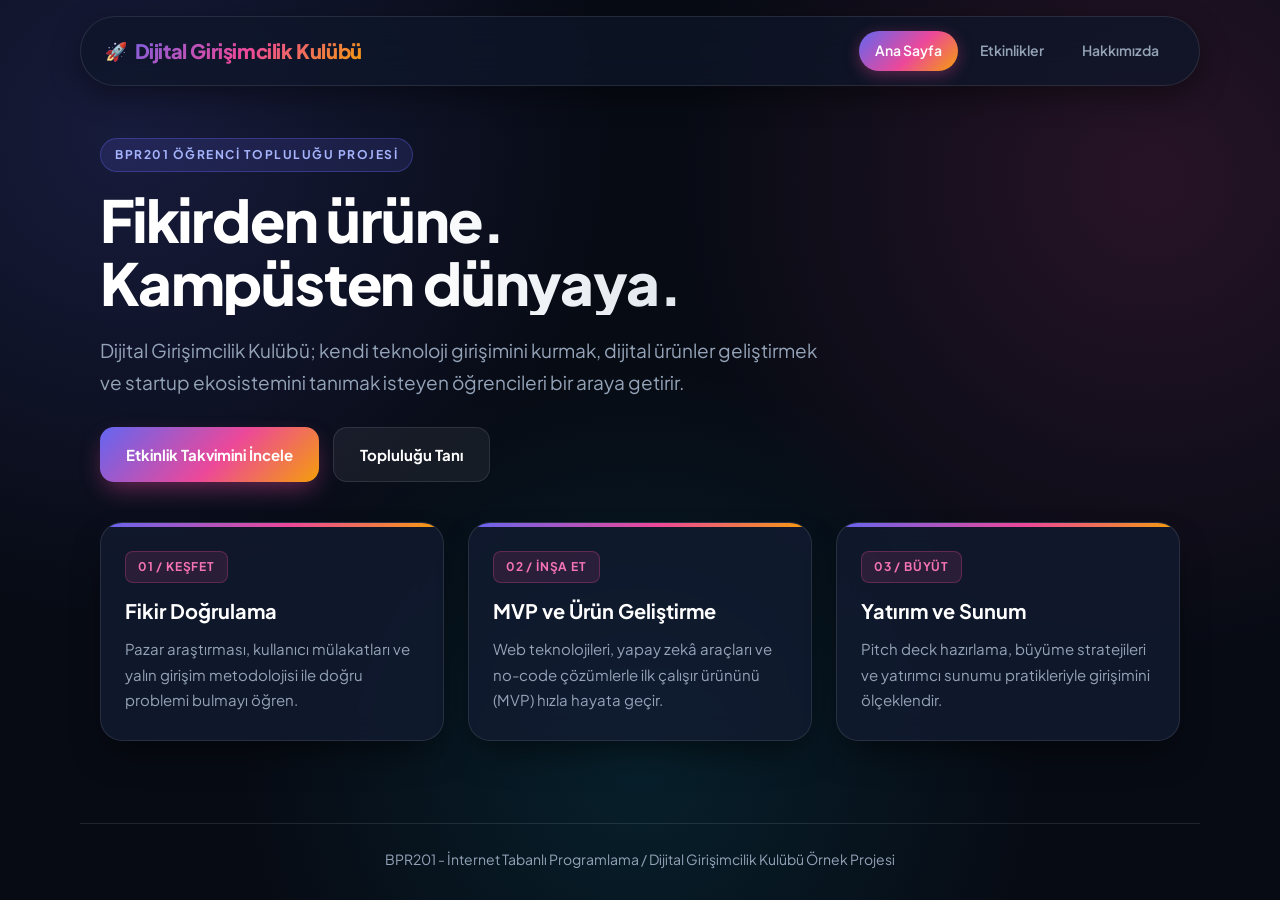
<file: index.html>
<!doctype html>
<html lang="tr">
<head>
  <meta charset="UTF-8">
  <meta name="viewport" content="width=device-width, initial-scale=1.0">
  <title>Ana Sayfa | Dijital Girişimcilik Kulübü</title>
  <link rel="stylesheet" href="style.css">
</head>
<body>
  <header id="site-header">
    <a href="index.html" class="brand">Dijital Girişimcilik Kulübü</a>
    <nav aria-label="Ana menü">
      <a href="index.html" aria-current="page">Ana Sayfa</a>
      <a href="etkinlikler.html">Etkinlikler</a>
      <a href="hakkimizda.html">Hakkımızda</a>
    </nav>
  </header>

  <main class="page-transition">
    <p class="eyebrow">BPR201 ÖĞRENCİ TOPLULUĞU PROJESİ</p>
    <h1>Fikirden ürüne.<br>Kampüsten dünyaya.</h1>
    <p class="intro">Dijital Girişimcilik Kulübü; kendi teknoloji girişimini kurmak, dijital ürünler geliştirmek ve startup ekosistemini tanımak isteyen öğrencileri bir araya getirir.</p>
    
    <div class="hero-actions">
      <a class="button" href="etkinlikler.html">Etkinlik Takvimini İncele</a>
      <a class="button button-secondary" href="hakkimizda.html">Topluluğu Tanı</a>
    </div>

    <section class="grid" aria-label="Kulüp çalışma alanları">
      <article class="card">
        <p class="meta">01 / KEŞFET</p>
        <h2>Fikir Doğrulama</h2>
        <p>Pazar araştırması, kullanıcı mülakatları ve yalın girişim metodolojisi ile doğru problemi bulmayı öğren.</p>
      </article>
      <article class="card">
        <p class="meta">02 / İNŞA ET</p>
        <h2>MVP ve Ürün Geliştirme</h2>
        <p>Web teknolojileri, yapay zekâ araçları ve no-code çözümlerle ilk çalışır ürününü (MVP) hızla hayata geçir.</p>
      </article>
      <article class="card">
        <p class="meta">03 / BÜYÜT</p>
        <h2>Yatırım ve Sunum</h2>
        <p>Pitch deck hazırlama, büyüme stratejileri ve yatırımcı sunumu pratikleriyle girişimini ölçeklendir.</p>
      </article>
    </section>
  </main>

  <footer>
    <p>BPR201 - İnternet Tabanlı Programlama / Dijital Girişimcilik Kulübü Örnek Projesi</p>
  </footer>
  <script src="script.js"></script>
</body>
</html>
</file>
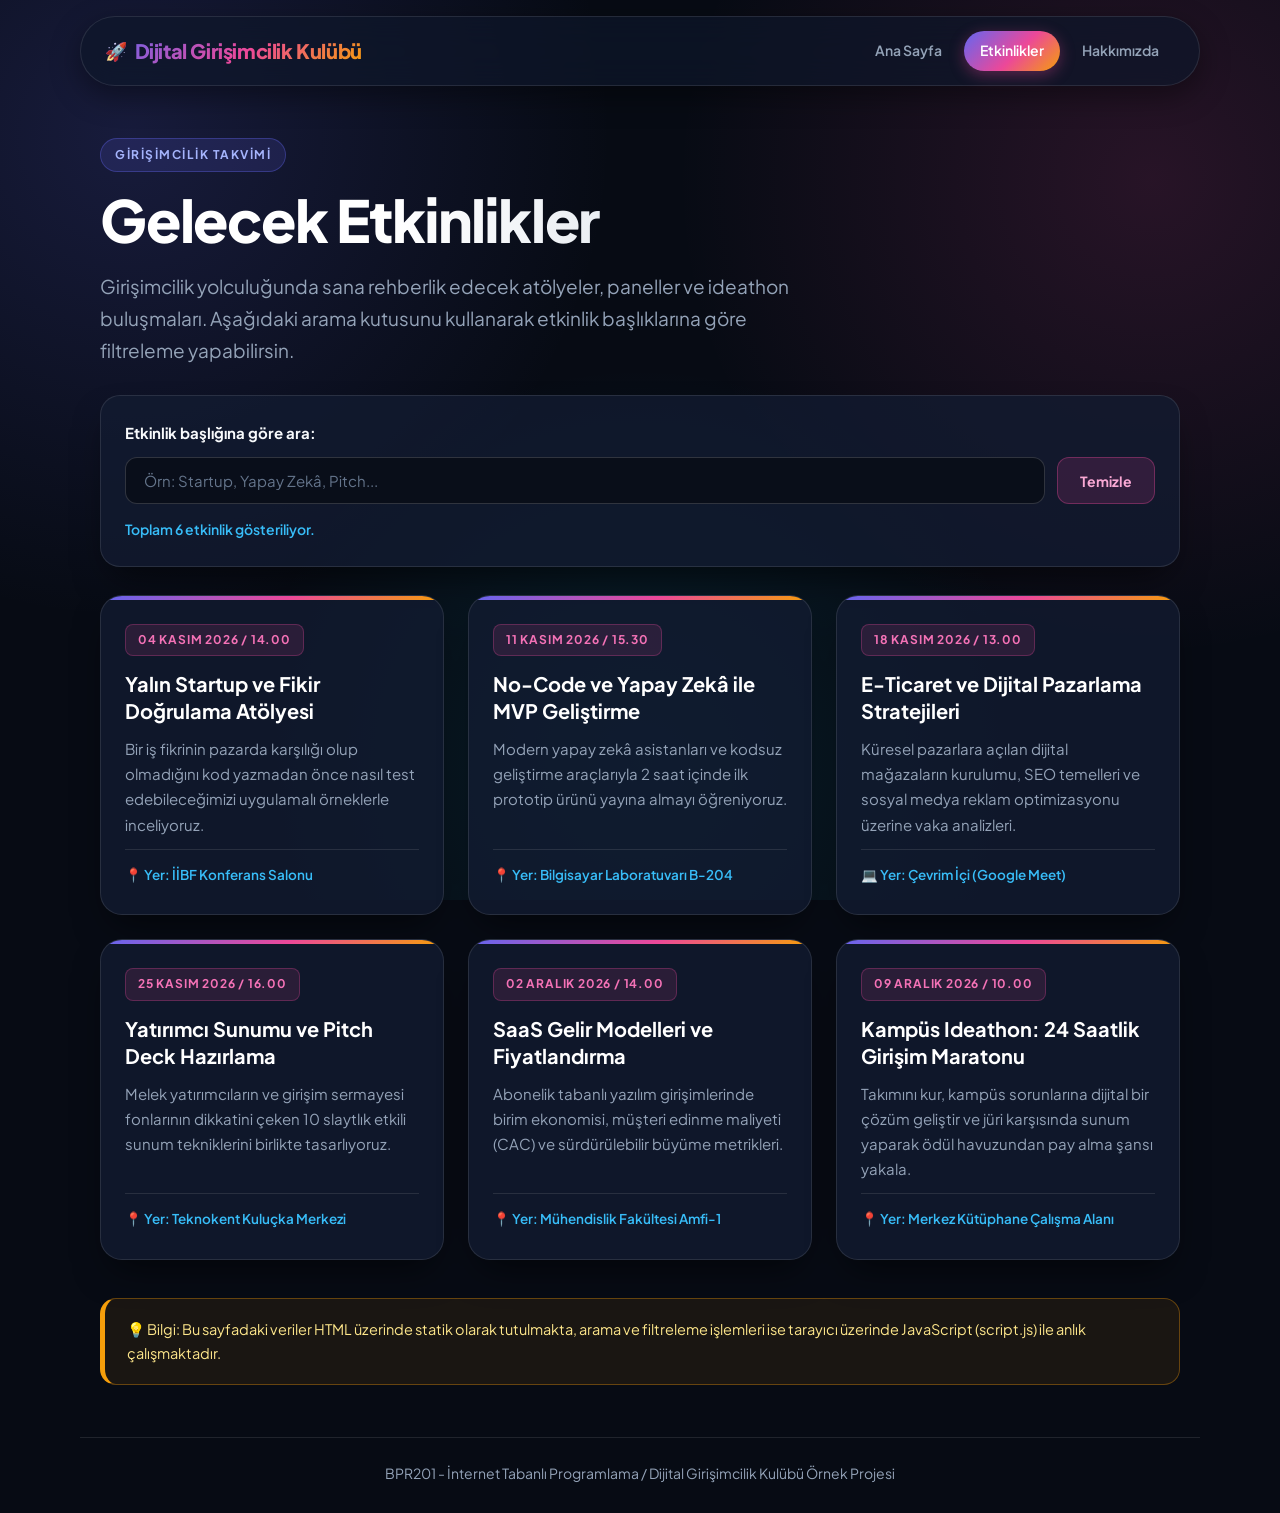
<file: etkinlikler.html>
<!doctype html>
<html lang="tr">
<head>
  <meta charset="UTF-8">
  <meta name="viewport" content="width=device-width, initial-scale=1.0">
  <title>Etkinlikler | Dijital Girişimcilik Kulübü</title>
  <link rel="stylesheet" href="style.css">
</head>
<body>
  <header id="site-header">
    <a href="index.html" class="brand">Dijital Girişimcilik Kulübü</a>
    <nav aria-label="Ana menü">
      <a href="index.html">Ana Sayfa</a>
      <a href="etkinlikler.html" aria-current="page">Etkinlikler</a>
      <a href="hakkimizda.html">Hakkımızda</a>
    </nav>
  </header>

  <main class="page-transition">
    <p class="eyebrow">GİRİŞİMCİLİK TAKVİMİ</p>
    <h1>Gelecek Etkinlikler</h1>
    <p class="intro">Girişimcilik yolculuğunda sana rehberlik edecek atölyeler, paneller ve ideathon buluşmaları. Aşağıdaki arama kutusunu kullanarak etkinlik başlıklarına göre filtreleme yapabilirsin.</p>

    <section class="search-panel" aria-label="Etkinlik arama alanı">
      <label for="search-input" class="search-label">Etkinlik başlığına göre ara:</label>
      <div class="search-controls">
        <input 
          type="search" 
          id="search-input" 
          class="search-input" 
          placeholder="Örn: Startup, Yapay Zekâ, Pitch..." 
          autocomplete="off"
        >
        <button type="button" id="clear-button" class="clear-button">Temizle</button>
      </div>
      <p id="event-counter" class="event-counter" aria-live="polite">Toplam 6 etkinlik gösteriliyor.</p>
    </section>

    <p id="no-results-message" class="empty-state" hidden>
      Aradığınız ifadeyle eşleşen bir etkinlik başlığı bulunamadı. Lütfen farklı bir anahtar kelime deneyin veya "Temizle" düğmesine basın.
    </p>

    <section class="grid" id="events-grid" aria-label="Kulüp etkinlikleri">
      <article class="card event-card">
        <p class="meta">04 KASIM 2026 / 14.00</p>
        <h2>Yalın Startup ve Fikir Doğrulama Atölyesi</h2>
        <p>Bir iş fikrinin pazarda karşılığı olup olmadığını kod yazmadan önce nasıl test edebileceğimizi uygulamalı örneklerle inceliyoruz.</p>
        <p class="location-tag">📍 Yer: İİBF Konferans Salonu</p>
      </article>

      <article class="card event-card">
        <p class="meta">11 KASIM 2026 / 15.30</p>
        <h2>No-Code ve Yapay Zekâ ile MVP Geliştirme</h2>
        <p>Modern yapay zekâ asistanları ve kodsuz geliştirme araçlarıyla 2 saat içinde ilk prototip ürünü yayına almayı öğreniyoruz.</p>
        <p class="location-tag">📍 Yer: Bilgisayar Laboratuvarı B-204</p>
      </article>

      <article class="card event-card">
        <p class="meta">18 KASIM 2026 / 13.00</p>
        <h2>E-Ticaret ve Dijital Pazarlama Stratejileri</h2>
        <p>Küresel pazarlara açılan dijital mağazaların kurulumu, SEO temelleri ve sosyal medya reklam optimizasyonu üzerine vaka analizleri.</p>
        <p class="location-tag">💻 Yer: Çevrim İçi (Google Meet)</p>
      </article>

      <article class="card event-card">
        <p class="meta">25 KASIM 2026 / 16.00</p>
        <h2>Yatırımcı Sunumu ve Pitch Deck Hazırlama</h2>
        <p>Melek yatırımcıların ve girişim sermayesi fonlarının dikkatini çeken 10 slaytlık etkili sunum tekniklerini birlikte tasarlıyoruz.</p>
        <p class="location-tag">📍 Yer: Teknokent Kuluçka Merkezi</p>
      </article>

      <article class="card event-card">
        <p class="meta">02 ARALIK 2026 / 14.00</p>
        <h2>SaaS Gelir Modelleri ve Fiyatlandırma</h2>
        <p>Abonelik tabanlı yazılım girişimlerinde birim ekonomisi, müşteri edinme maliyeti (CAC) ve sürdürülebilir büyüme metrikleri.</p>
        <p class="location-tag">📍 Yer: Mühendislik Fakültesi Amfi-1</p>
      </article>

      <article class="card event-card">
        <p class="meta">09 ARALIK 2026 / 10.00</p>
        <h2>Kampüs Ideathon: 24 Saatlik Girişim Maratonu</h2>
        <p>Takımını kur, kampüs sorunlarına dijital bir çözüm geliştir ve jüri karşısında sunum yaparak ödül havuzundan pay alma şansı yakala.</p>
        <p class="location-tag">📍 Yer: Merkez Kütüphane Çalışma Alanı</p>
      </article>
    </section>

    <p class="note">💡 Bilgi: Bu sayfadaki veriler HTML üzerinde statik olarak tutulmakta, arama ve filtreleme işlemleri ise tarayıcı üzerinde JavaScript (script.js) ile anlık çalışmaktadır.</p>
  </main>

  <footer>
    <p>BPR201 - İnternet Tabanlı Programlama / Dijital Girişimcilik Kulübü Örnek Projesi</p>
  </footer>
  <script src="script.js"></script>
</body>
</html>
</file>
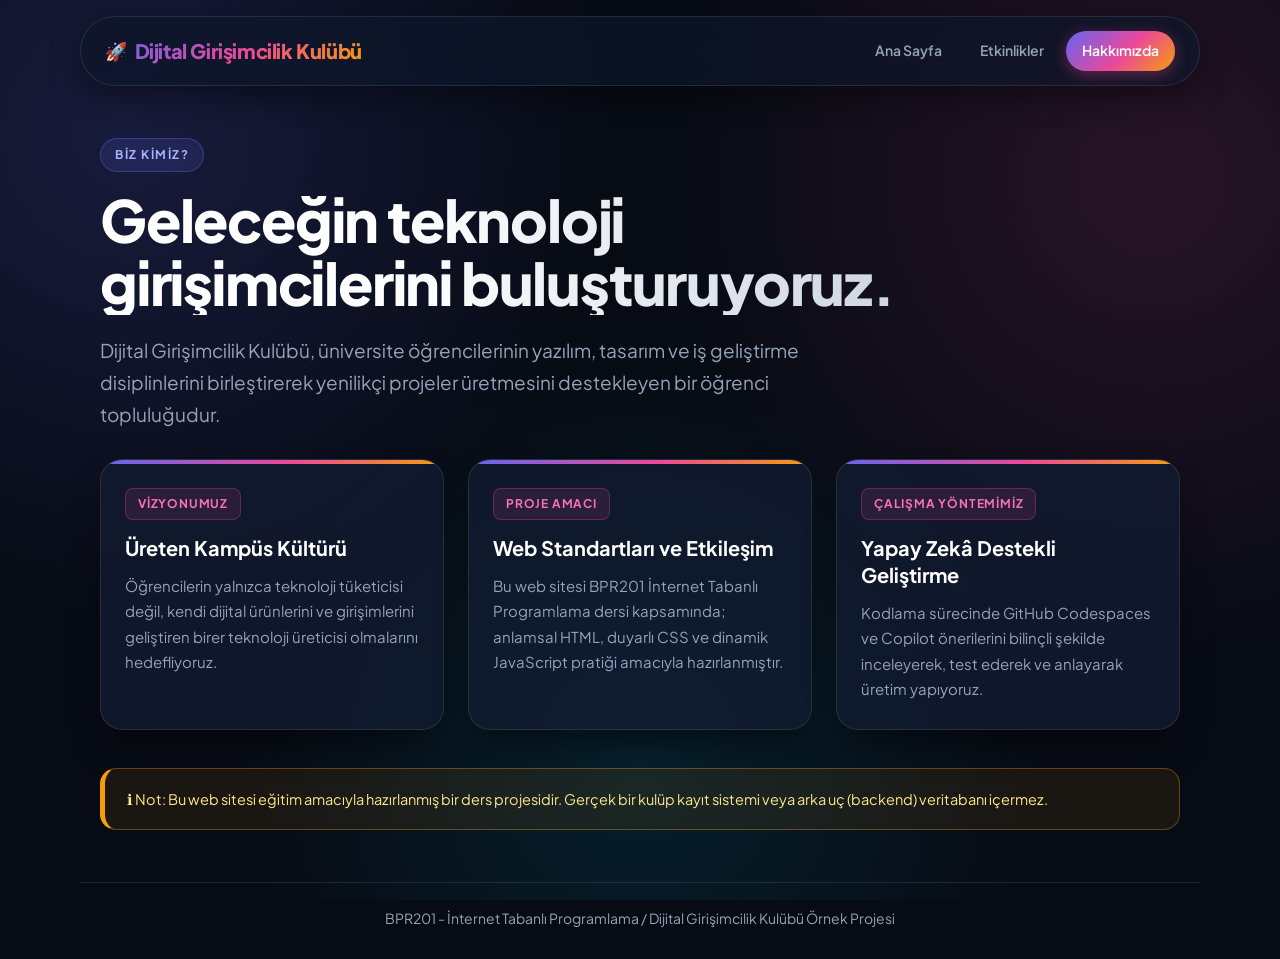
<file: hakkimizda.html>
<!doctype html>
<html lang="tr">
<head>
  <meta charset="UTF-8">
  <meta name="viewport" content="width=device-width, initial-scale=1.0">
  <title>Hakkımızda | Dijital Girişimcilik Kulübü</title>
  <link rel="stylesheet" href="style.css">
</head>
<body>
  <header id="site-header">
    <a href="index.html" class="brand">Dijital Girişimcilik Kulübü</a>
    <nav aria-label="Ana menü">
      <a href="index.html">Ana Sayfa</a>
      <a href="etkinlikler.html">Etkinlikler</a>
      <a href="hakkimizda.html" aria-current="page">Hakkımızda</a>
    </nav>
  </header>

  <main class="page-transition">
    <p class="eyebrow">BİZ KİMİZ?</p>
    <h1>Geleceğin teknoloji girişimcilerini buluşturuyoruz.</h1>
    <p class="intro">Dijital Girişimcilik Kulübü, üniversite öğrencilerinin yazılım, tasarım ve iş geliştirme disiplinlerini birleştirerek yenilikçi projeler üretmesini destekleyen bir öğrenci topluluğudur.</p>

    <section class="grid" aria-label="Topluluk ve proje bilgileri">
      <article class="card">
        <p class="meta">VİZYONUMUZ</p>
        <h2>Üreten Kampüs Kültürü</h2>
        <p>Öğrencilerin yalnızca teknoloji tüketicisi değil, kendi dijital ürünlerini ve girişimlerini geliştiren birer teknoloji üreticisi olmalarını hedefliyoruz.</p>
      </article>

      <article class="card">
        <p class="meta">PROJE AMACI</p>
        <h2>Web Standartları ve Etkileşim</h2>
        <p>Bu web sitesi BPR201 İnternet Tabanlı Programlama dersi kapsamında; anlamsal HTML, duyarlı CSS ve dinamik JavaScript pratiği amacıyla hazırlanmıştır.</p>
      </article>

      <article class="card">
        <p class="meta">ÇALIŞMA YÖNTEMİMİZ</p>
        <h2>Yapay Zekâ Destekli Geliştirme</h2>
        <p>Kodlama sürecinde GitHub Codespaces ve Copilot önerilerini bilinçli şekilde inceleyerek, test ederek ve anlayarak üretim yapıyoruz.</p>
      </article>
    </section>

    <p class="note">ℹ️ Not: Bu web sitesi eğitim amacıyla hazırlanmış bir ders projesidir. Gerçek bir kulüp kayıt sistemi veya arka uç (backend) veritabanı içermez.</p>
  </main>

  <footer>
    <p>BPR201 - İnternet Tabanlı Programlama / Dijital Girişimcilik Kulübü Örnek Projesi</p>
  </footer>
  <script src="script.js"></script>
</body>
</html>
</file>
<file: style.css>
/* Ortak Görünüm: Dijital Girişimcilik Kulübü Modern Koyu & Neon Teması */
@import url('https://fonts.googleapis.com/css2?family=Plus+Jakarta+Sans:wght@400;500;600;700;800&display=swap');

:root {
  --bg-dark: #070b14;
  --bg-card: rgba(19, 28, 49, 0.78);
  --bg-card-hover: rgba(28, 40, 68, 0.95);
  --text-main: #f8fafc;
  --text-muted: #94a3b8;
  --accent-primary: #6366f1;
  --accent-secondary: #ec4899;
  --accent-cyan: #06b6d4;
  --accent-warm: #f59e0b;
  --border-subtle: rgba(255, 255, 255, 0.1);
  --border-glow: rgba(99, 102, 241, 0.55);
  --gradient-main: linear-gradient(135deg, #6366f1 0%, #ec4899 55%, #f59e0b 100%);
  --shadow-card: 0 18px 36px -12px rgba(0, 0, 0, 0.6);
}

* {
  box-sizing: border-box;
  margin: 0;
  padding: 0;
}

html, body {
  overflow-x: hidden;
  width: 100%;
}

body {
  font-family: 'Plus Jakarta Sans', system-ui, -apple-system, BlinkMacSystemFont, 'Segoe UI', sans-serif;
  color: var(--text-main);
  background-color: var(--bg-dark);
  background-image:
    radial-gradient(circle at 10% 15%, rgba(99, 102, 241, 0.18), transparent 35%),
    radial-gradient(circle at 90% 20%, rgba(236, 72, 153, 0.14), transparent 35%),
    radial-gradient(circle at 50% 85%, rgba(6, 182, 212, 0.12), transparent 40%);
  background-attachment: fixed;
  line-height: 1.68;
  min-height: 100vh;
  display: flex;
  flex-direction: column;
}

/* Dinamik Cam Navbar (Glassmorphism Header) */
header {
  position: sticky;
  top: 16px;
  z-index: 100;
  max-width: 1120px;
  width: calc(100% - 32px);
  margin: 16px auto 0;
  padding: 14px 24px;
  background: rgba(15, 23, 42, 0.72);
  backdrop-filter: blur(16px);
  -webkit-backdrop-filter: blur(16px);
  border: 1px solid var(--border-subtle);
  border-radius: 100px;
  display: flex;
  align-items: center;
  justify-content: space-between;
  gap: 16px;
  box-shadow: 0 10px 30px rgba(0, 0, 0, 0.4);
  transition: all 0.3s cubic-bezier(0.16, 1, 0.3, 1);
}

header.scrolled {
  background: rgba(10, 15, 29, 0.92);
  border-color: rgba(99, 102, 241, 0.4);
  box-shadow: 0 14px 36px rgba(0, 0, 0, 0.65);
  transform: translateY(-2px);
}

.brand {
  font-weight: 800;
  font-size: clamp(17px, 2.5vw, 20px);
  letter-spacing: -0.4px;
  text-decoration: none;
  background: var(--gradient-main);
  -webkit-background-clip: text;
  -webkit-text-fill-color: transparent;
  display: inline-flex;
  align-items: center;
  gap: 8px;
}

.brand::before {
  content: "🚀";
  font-size: 18px;
  -webkit-text-fill-color: initial;
}

nav {
  display: flex;
  flex-wrap: wrap;
  align-items: center;
  gap: 6px;
}

nav a {
  position: relative;
  color: var(--text-muted);
  text-decoration: none;
  padding: 8px 16px;
  border-radius: 100px;
  font-weight: 600;
  font-size: 14px;
  transition: color 0.25s ease, background-color 0.25s ease, transform 0.2s ease;
}

nav a:hover {
  color: var(--text-main);
  background: rgba(255, 255, 255, 0.07);
  transform: translateY(-1px);
}

nav a[aria-current="page"] {
  color: #ffffff;
  background: var(--gradient-main);
  box-shadow: 0 4px 15px rgba(236, 72, 153, 0.35);
}

/* Klavye Erişilebilirliği (Tab Kontrolü) */
a:focus-visible,
button:focus-visible,
input:focus-visible {
  outline: 3px solid var(--accent-warm);
  outline-offset: 3px;
}

/* Sayfa Geçiş Animasyonu */
.page-transition {
  animation: fadeSlideUp 0.55s cubic-bezier(0.16, 1, 0.3, 1) forwards;
}

@keyframes fadeSlideUp {
  from {
    opacity: 0;
    transform: translateY(14px);
  }
  to {
    opacity: 1;
    transform: translateY(0);
  }
}

/* Ana İçerik */
main {
  max-width: 1120px;
  width: 100%;
  margin: 0 auto;
  padding: 52px 20px;
  flex: 1;
}

.eyebrow {
  display: inline-block;
  background: rgba(99, 102, 241, 0.15);
  color: #a5b4fc;
  border: 1px solid rgba(99, 102, 241, 0.35);
  padding: 6px 14px;
  border-radius: 100px;
  font-weight: 700;
  letter-spacing: 1.5px;
  font-size: 12px;
  text-transform: uppercase;
  margin-bottom: 16px;
}

h1 {
  font-size: clamp(32px, 5vw, 58px);
  font-weight: 800;
  line-height: 1.1;
  letter-spacing: -1.2px;
  max-width: 820px;
  margin: 0 0 20px 0;
  background: linear-gradient(to right, #ffffff 35%, #cbd5e1 100%);
  -webkit-background-clip: text;
  -webkit-text-fill-color: transparent;
}

.intro {
  font-size: clamp(16px, 2.2vw, 19px);
  max-width: 720px;
  color: var(--text-muted);
  margin-bottom: 28px;
}

/* Aksiyon Butonları */
.hero-actions {
  display: flex;
  flex-wrap: wrap;
  gap: 14px;
  margin: 8px 0 40px;
}

.button {
  display: inline-flex;
  align-items: center;
  justify-content: center;
  gap: 8px;
  padding: 14px 26px;
  background: var(--gradient-main);
  color: #ffffff;
  border-radius: 14px;
  text-decoration: none;
  font-weight: 700;
  font-size: 15px;
  box-shadow: 0 10px 25px -5px rgba(236, 72, 153, 0.45);
  transition: transform 0.25s ease, box-shadow 0.25s ease;
}

.button:hover {
  transform: translateY(-3px);
  box-shadow: 0 16px 32px -5px rgba(236, 72, 153, 0.65);
}

.button-secondary {
  background: rgba(255, 255, 255, 0.06);
  border: 1px solid var(--border-subtle);
  box-shadow: none;
}

.button-secondary:hover {
  background: rgba(255, 255, 255, 0.12);
  box-shadow: 0 10px 20px rgba(0, 0, 0, 0.3);
}

/* Arama ve Filtreleme Kutusu */
.search-panel {
  background: var(--bg-card);
  border: 1px solid var(--border-subtle);
  border-radius: 20px;
  padding: 24px;
  margin-bottom: 28px;
  box-shadow: var(--shadow-card);
  backdrop-filter: blur(12px);
}

.search-label {
  display: block;
  font-weight: 700;
  font-size: 15px;
  color: var(--text-main);
  margin-bottom: 12px;
}

.search-controls {
  display: flex;
  gap: 12px;
  flex-wrap: wrap;
}

.search-input {
  flex: 1;
  min-width: 200px;
  padding: 13px 18px;
  border-radius: 12px;
  border: 1px solid rgba(255, 255, 255, 0.16);
  background: rgba(9, 13, 24, 0.85);
  color: var(--text-main);
  font-size: 15px;
  font-family: inherit;
  transition: border-color 0.25s ease, box-shadow 0.25s ease;
}

.search-input::placeholder {
  color: #64748b;
}

.search-input:focus {
  border-color: var(--accent-primary);
  box-shadow: 0 0 0 4px rgba(99, 102, 241, 0.2);
}

.clear-button {
  padding: 13px 22px;
  border-radius: 12px;
  border: 1px solid rgba(236, 72, 153, 0.35);
  background: rgba(236, 72, 153, 0.15);
  color: #f9a8d4;
  font-weight: 700;
  font-size: 14px;
  font-family: inherit;
  cursor: pointer;
  transition: all 0.2s ease;
}

.clear-button:hover {
  background: rgba(236, 72, 153, 0.28);
  color: #ffffff;
  transform: translateY(-1px);
}

.event-counter {
  margin-top: 14px;
  font-size: 14px;
  font-weight: 600;
  color: #38bdf8;
}

.empty-state {
  padding: 28px 24px;
  border-radius: 18px;
  background: rgba(239, 68, 68, 0.1);
  border: 1px solid rgba(239, 68, 68, 0.35);
  color: #fca5a5;
  font-weight: 600;
  text-align: center;
  margin: 24px 0;
}

/* Bento Kutu Düzeni (Grid & Kartlar) */
.grid {
  display: grid;
  grid-template-columns: repeat(3, 1fr);
  gap: 24px;
  margin-top: 16px;
}

article.card {
  position: relative;
  background: var(--bg-card);
  backdrop-filter: blur(12px);
  -webkit-backdrop-filter: blur(12px);
  border: 1px solid var(--border-subtle);
  border-radius: 22px;
  padding: 28px 24px;
  box-shadow: var(--shadow-card);
  transition: transform 0.3s ease, border-color 0.3s ease, background-color 0.3s ease, box-shadow 0.3s ease;
  overflow: hidden;
  display: flex;
  flex-direction: column;
}

article.card[hidden] {
  display: none !important;
}

article.card::before {
  content: "";
  position: absolute;
  top: 0;
  left: 0;
  right: 0;
  height: 4px;
  background: var(--gradient-main);
}

article.card:hover {
  transform: translateY(-6px);
  background: var(--bg-card-hover);
  border-color: var(--border-glow);
  box-shadow: 0 24px 48px -12px rgba(99, 102, 241, 0.25);
}

.meta {
  align-self: flex-start;
  display: inline-block;
  font-size: 12px;
  color: #f472b6;
  background: rgba(236, 72, 153, 0.12);
  border: 1px solid rgba(236, 72, 153, 0.28);
  padding: 5px 12px;
  border-radius: 8px;
  font-weight: 700;
  letter-spacing: 0.8px;
  margin-bottom: 14px;
}

article h2 {
  margin: 0 0 12px 0;
  font-size: 20px;
  font-weight: 700;
  color: #ffffff;
  line-height: 1.35;
}

article p {
  color: var(--text-muted);
  font-size: 15px;
  margin-bottom: 12px;
}

article p:last-child {
  margin-bottom: 0;
}

.location-tag {
  margin-top: auto;
  padding-top: 14px;
  border-top: 1px solid var(--border-subtle);
  color: #38bdf8;
  font-size: 13.5px;
  font-weight: 600;
}

/* Bilgi Kutusu */
.note {
  padding: 18px 22px;
  border: 1px solid rgba(245, 158, 11, 0.35);
  border-left: 5px solid var(--accent-warm);
  border-radius: 16px;
  background: rgba(245, 158, 11, 0.08);
  color: #fde68a;
  margin-top: 38px;
  font-size: 14.5px;
}

/* Alt Bilgi */
footer {
  max-width: 1120px;
  width: calc(100% - 40px);
  margin: 0 auto 28px;
  border-top: 1px solid var(--border-subtle);
  padding: 24px 0 0;
  color: var(--text-muted);
  font-size: 14px;
  text-align: center;
}

/* Mobil Görünüm ve 390px Yatay Taşma Koruması */
@media (max-width: 900px) {
  .grid {
    grid-template-columns: repeat(2, 1fr);
  }
}

@media (max-width: 640px) {
  header {
    border-radius: 22px;
    flex-direction: column;
    align-items: stretch;
    text-align: center;
    padding: 16px;
    width: calc(100% - 24px);
  }

  .brand {
    justify-content: center;
  }

  nav {
    justify-content: center;
  }

  nav a {
    padding: 7px 12px;
    font-size: 13.5px;
  }

  main {
    padding: 32px 14px;
  }

  .grid {
    grid-template-columns: 1fr;
    gap: 18px;
  }

  .search-panel {
    padding: 18px 16px;
  }

  .search-controls {
    flex-direction: column;
  }

  .search-input,
  .clear-button {
    width: 100%;
    min-width: 0;
  }

  .hero-actions {
    flex-direction: column;
  }

  .button {
    width: 100%;
  }
}
</file>
